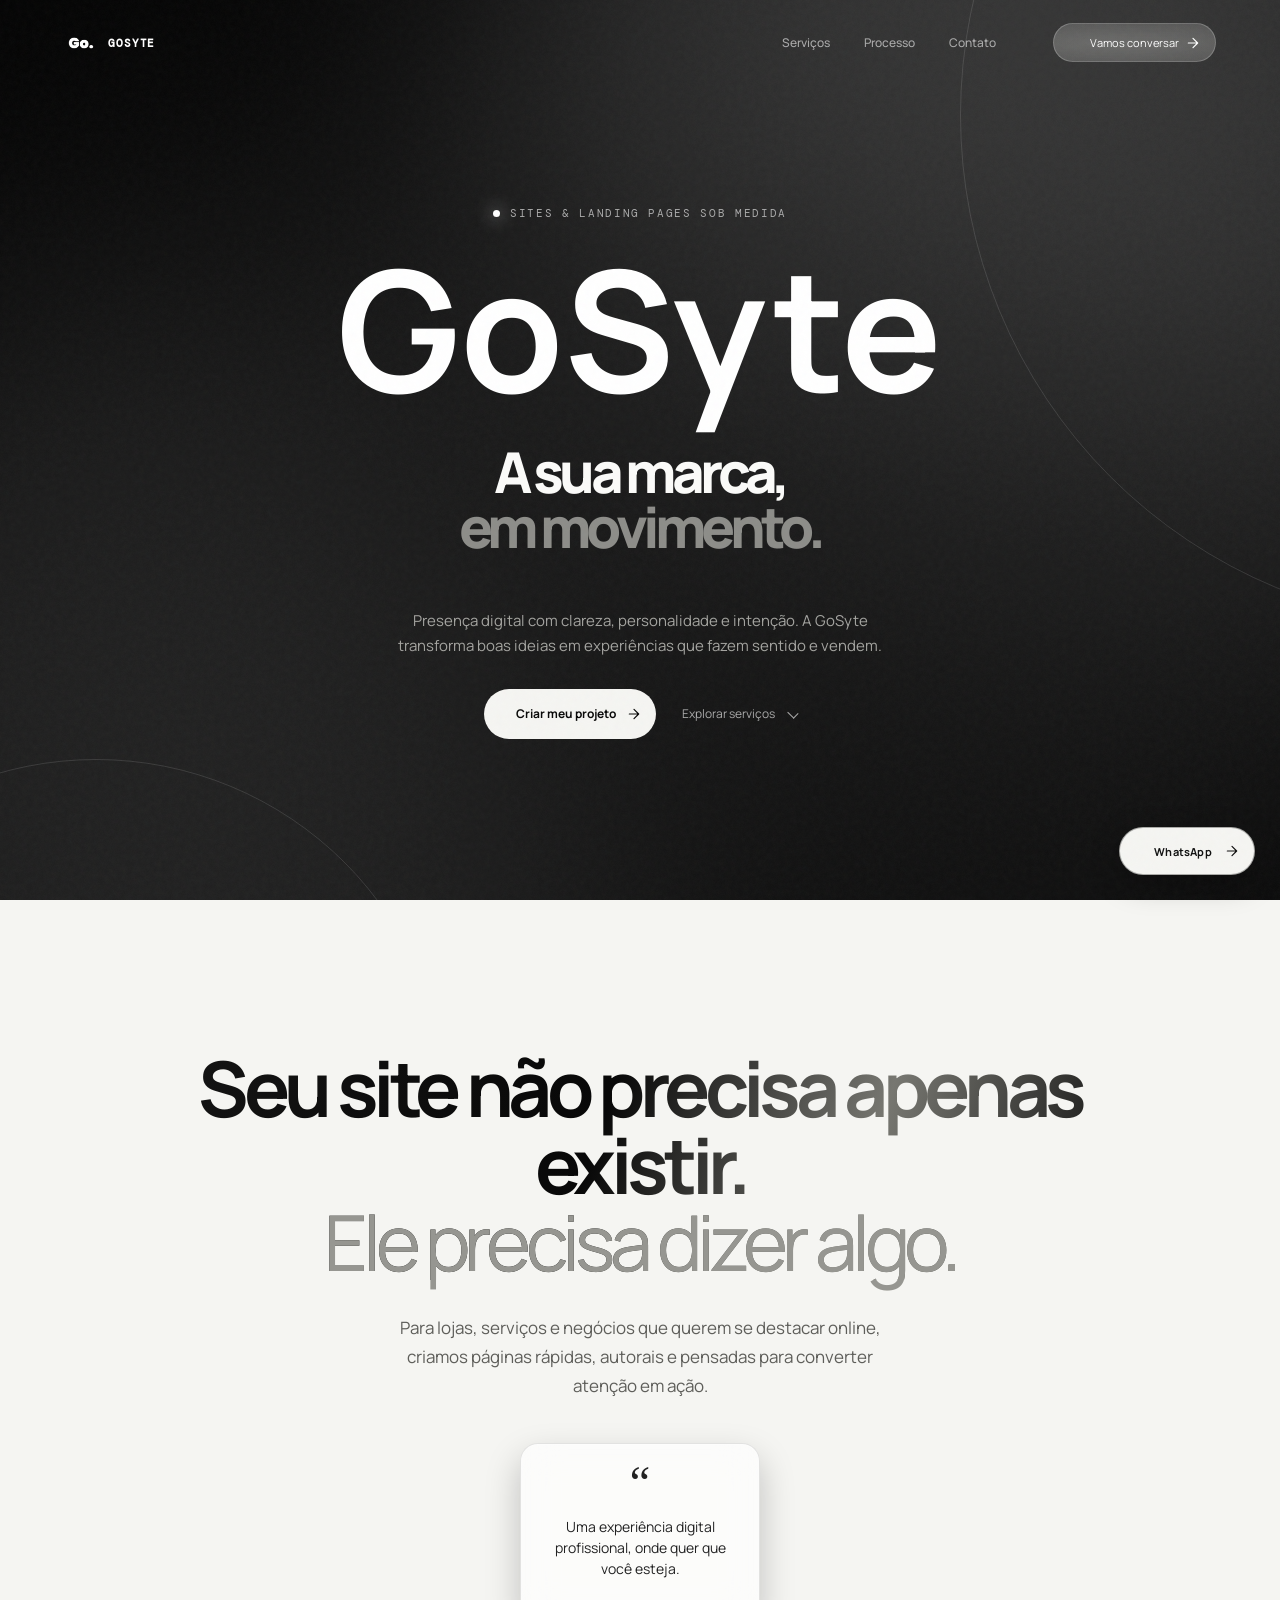
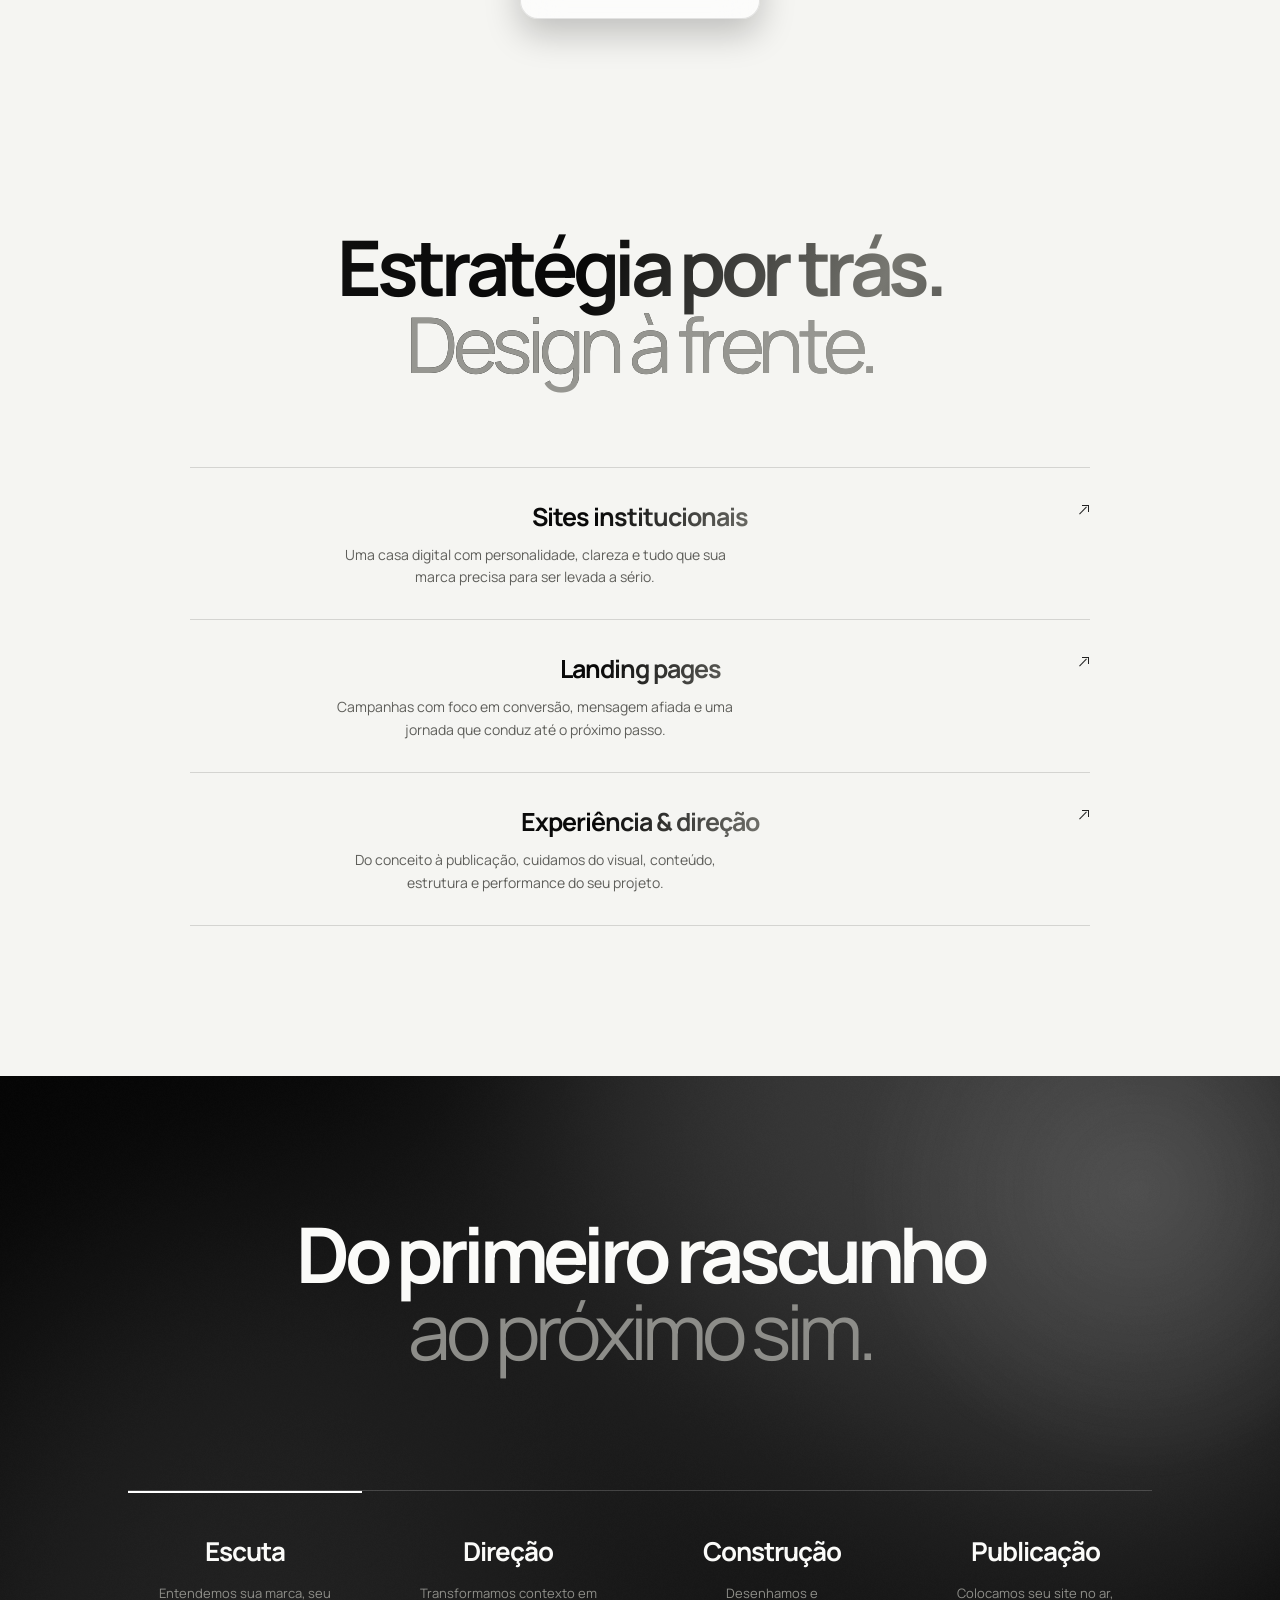
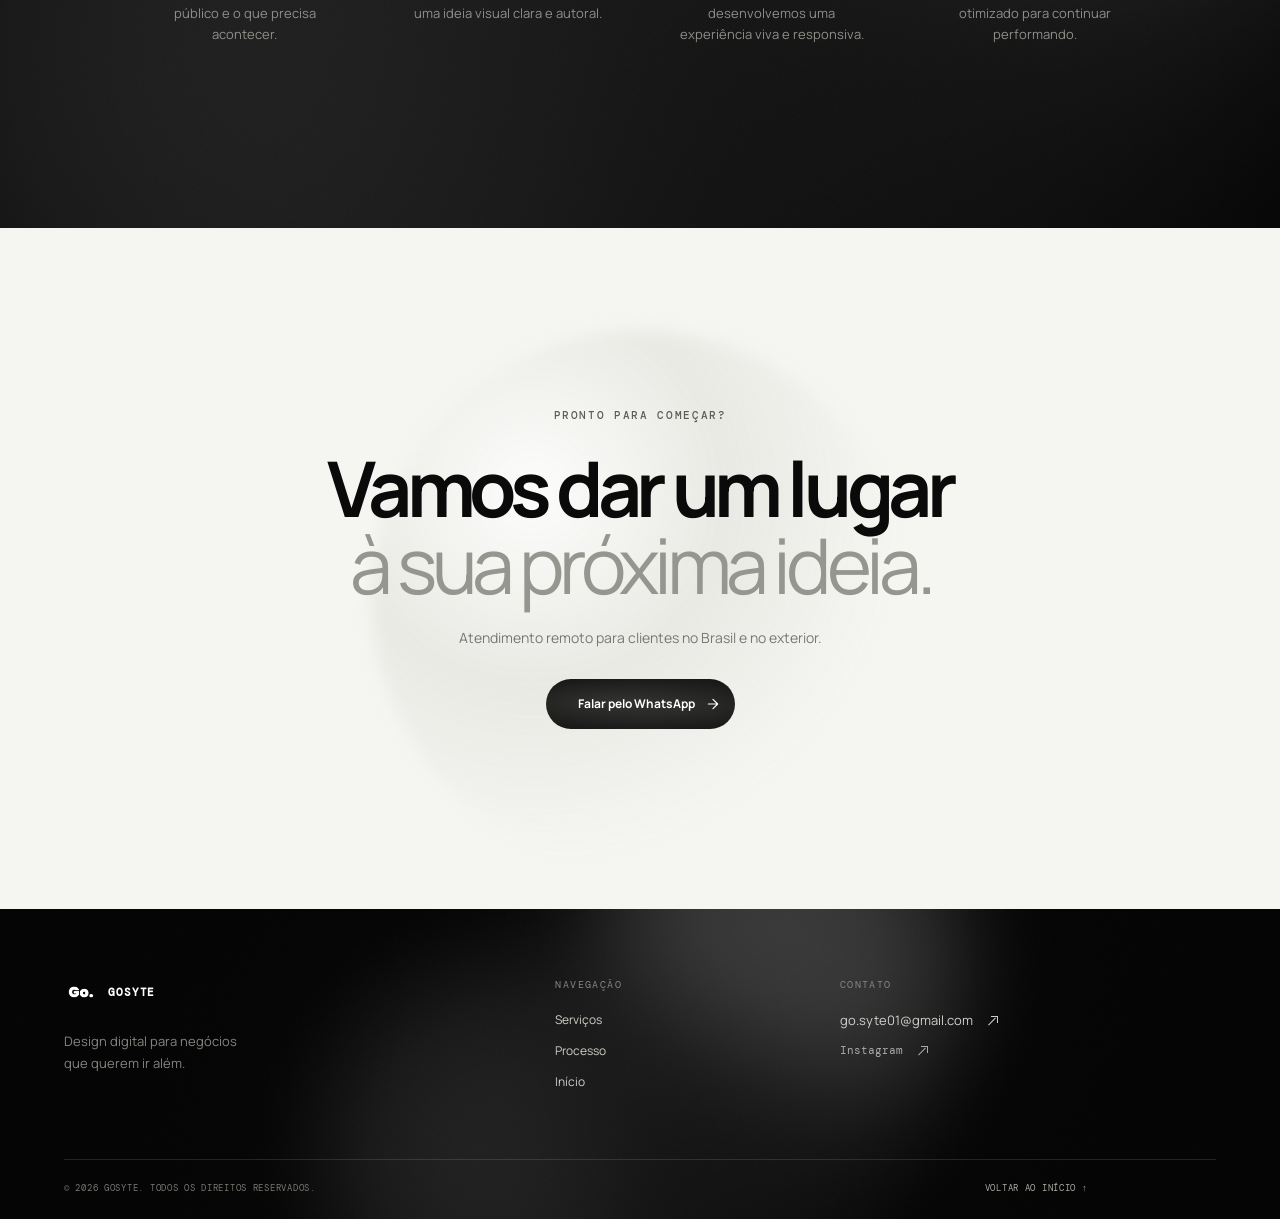
<file: index.html>
<!doctype html>
<html lang="pt-BR">
  <head>
    <meta charset="UTF-8" />
    <meta name="viewport" content="width=device-width, initial-scale=1.0" />
    <meta name="description" content="GoSyte cria sites e landing pages sob medida para marcas que querem transformar presença digital em crescimento." />
    <meta name="theme-color" content="#080808" />
    <link rel="icon" type="image/png" sizes="256x256" href="assets/gosyte-favicon.png" />
    <title>GoSyte | Sites e Landing Pages que Convertem</title>
    <link rel="preconnect" href="https://fonts.googleapis.com" />
    <link rel="preconnect" href="https://fonts.gstatic.com" crossorigin />
    <link href="https://fonts.googleapis.com/css2?family=DM+Mono:wght@400;500&family=Manrope:wght@400;500;600;700;800&display=swap" rel="stylesheet" />
    <link rel="stylesheet" href="styles.css" />
    <link rel="stylesheet" href="whatsapp.css" />
    <link rel="stylesheet" href="refinement.css" />
    <link rel="stylesheet" href="hero-footer-review.css?v=21" />
  </head>
  <body>
    <div class="grain" aria-hidden="true"></div>
    <header class="site-header" data-header>
      <a class="brand" href="#top" aria-label="GoSyte, início">
        <img class="brand-logo" src="assets/gosyte-mark-transparent.png" alt="" aria-hidden="true" />
        <span class="brand-name">GoSyte</span>
      </a>
      <nav class="nav" aria-label="Navegação principal">
        <ul class="nav-list">
          <li><a class="nav-trigger" href="#servicos">Serviços</a></li>
          <li><a class="nav-trigger" href="#processo">Processo</a></li>
          <li><a class="nav-trigger" href="#contato">Contato</a></li>
        </ul>
      </nav>
      <a class="header-cta glass-pill flow-cta flow-cta-glass" href="https://wa.me/558487733324?text=Ol%C3%A1%2C%20quero%20criar%20um%20site%20com%20a%20GoSyte." target="_blank" rel="noreferrer" aria-label="Vamos conversar pelo WhatsApp">
        <svg class="flow-cta-arrow flow-cta-arrow-in" viewBox="0 0 24 24" aria-hidden="true"><path d="M5 12h14m-7-7 7 7-7 7" /></svg>
        <span class="flow-cta-label">Vamos conversar</span>
        <span class="flow-cta-circle" aria-hidden="true"></span>
        <svg class="flow-cta-arrow flow-cta-arrow-out" viewBox="0 0 24 24" aria-hidden="true"><path d="M5 12h14m-7-7 7 7-7 7" /></svg>
      </a>
    </header>

    <main id="top">
      <section class="hero section-dark hero-combined" aria-labelledby="hero-title">
        <div class="hero-orbit orbit-one" aria-hidden="true"></div>
        <div class="hero-orbit orbit-two" aria-hidden="true"></div>
        <div class="hero-copy hero-copy-centered reveal">
          <p class="eyebrow"><span class="eyebrow-dot"></span>Sites & landing pages sob medida</p>
          <h1 id="hero-title" class="hero-heading-drawn" aria-label="GoSyte. A sua marca, em movimento.">
            <svg class="brand-draw brand-draw-main" viewBox="0 0 860 220" role="img" aria-label="GoSyte">
              <text x="430" y="176" text-anchor="middle" class="brand-draw-text brand-draw-main-text">GoSyte</text>
            </svg>
            <span>A sua marca,<br /><em>em movimento.</em></span>
          </h1>
          <p class="hero-lede">Presença digital com clareza, personalidade e intenção. A GoSyte transforma boas ideias em experiências que fazem sentido e vendem.</p>
          <div class="hero-actions">
            <a class="button button-light flow-cta flow-cta-light" href="#contato">
              <svg class="flow-cta-arrow flow-cta-arrow-in" viewBox="0 0 24 24" aria-hidden="true"><path d="M5 12h14m-7-7 7 7-7 7" /></svg>
              <span class="flow-cta-label">Criar meu projeto</span>
              <span class="flow-cta-circle" aria-hidden="true"></span>
              <svg class="flow-cta-arrow flow-cta-arrow-out" viewBox="0 0 24 24" aria-hidden="true"><path d="M5 12h14m-7-7 7 7-7 7" /></svg>
            </a>
            <a class="text-link" href="#servicos">Explorar serviços <span class="chevron-down" aria-hidden="true"></span></a>
          </div>
        </div>
      </section>

      <section class="statement section-light reveal" aria-labelledby="statement-title">
        <div class="statement-content">
          <h2 id="statement-title">Seu site não precisa apenas existir.<br /><span>Ele precisa dizer algo.</span></h2>
          <p>Para lojas, serviços e negócios que querem se destacar online, criamos páginas rápidas, autorais e pensadas para converter atenção em ação.</p>
        </div>
        <div class="statement-aside glass-card"><span class="quote-mark">“</span><p>Uma experiência digital profissional, onde quer que você esteja.</p></div>
      </section>

      <section id="servicos" class="services section-light" aria-labelledby="services-title">
        <div class="section-heading reveal">
          <h2 id="services-title">Estratégia por trás.<br /><span>Design à frente.</span></h2>
        </div>
        <div class="services-grid">
          <article class="service-item reveal"><div><h3>Sites institucionais</h3><p>Uma casa digital com personalidade, clareza e tudo que sua marca precisa para ser levada a sério.</p></div><span class="service-arrow arrow-icon" aria-hidden="true"></span></article>
          <article class="service-item reveal delay-1"><div><h3>Landing pages</h3><p>Campanhas com foco em conversão, mensagem afiada e uma jornada que conduz até o próximo passo.</p></div><span class="service-arrow arrow-icon" aria-hidden="true"></span></article>
          <article class="service-item reveal delay-2"><div><h3>Experiência & direção</h3><p>Do conceito à publicação, cuidamos do visual, conteúdo, estrutura e performance do seu projeto.</p></div><span class="service-arrow arrow-icon" aria-hidden="true"></span></article>
        </div>
      </section>

      <section id="processo" class="process section-dark" aria-labelledby="process-title">
        <div class="process-glow" aria-hidden="true"></div>
        <div class="section-heading reveal"><h2 id="process-title">Do primeiro rascunho<br /><em>ao próximo sim.</em></h2></div>
        <div class="process-track">
          <div class="process-step reveal"><h3>Escuta</h3><p>Entendemos sua marca, seu público e o que precisa acontecer.</p></div>
          <div class="process-step reveal delay-1"><h3>Direção</h3><p>Transformamos contexto em uma ideia visual clara e autoral.</p></div>
          <div class="process-step reveal delay-2"><h3>Construção</h3><p>Desenhamos e desenvolvemos uma experiência viva e responsiva.</p></div>
          <div class="process-step reveal delay-3"><h3>Publicação</h3><p>Colocamos seu site no ar, otimizado para continuar performando.</p></div>
        </div>
      </section>

      <section class="closing section-light reveal" aria-labelledby="closing-title">
        <div class="closing-orb" aria-hidden="true"></div>
        <div class="section-kicker">pronto para começar?</div>
        <h2 id="closing-title">Vamos dar um lugar<br /><span>à sua próxima ideia.</span></h2>
        <p>Atendimento remoto para clientes no Brasil e no exterior.</p>
        <a class="button button-dark flow-cta flow-cta-dark" href="https://wa.me/558487733324?text=Ol%C3%A1%2C%20quero%20conversar%20sobre%20um%20projeto%20com%20a%20GoSyte." target="_blank" rel="noreferrer">
          <svg class="flow-cta-arrow flow-cta-arrow-in" viewBox="0 0 24 24" aria-hidden="true"><path d="M5 12h14m-7-7 7 7-7 7" /></svg>
          <span class="flow-cta-label">Falar pelo WhatsApp</span>
          <span class="flow-cta-circle" aria-hidden="true"></span>
          <svg class="flow-cta-arrow flow-cta-arrow-out" viewBox="0 0 24 24" aria-hidden="true"><path d="M5 12h14m-7-7 7 7-7 7" /></svg>
        </a>
      </section>
    </main>

    <footer id="contato" class="footer section-dark">
      <div class="footer-top">
        <div class="footer-brand-block"><a class="brand brand-footer" href="#top" aria-label="GoSyte, voltar ao início"><img class="brand-logo" src="assets/gosyte-mark-transparent.png" alt="" aria-hidden="true" /><span class="brand-name">GoSyte</span></a><p>Design digital para negócios<br />que querem ir além.</p></div>
        <div class="footer-column"><h2>Navegação</h2><a href="#servicos">Serviços</a><a href="#processo">Processo</a><a href="#top">Início</a></div>
        <div class="footer-column footer-contact"><h2>Contato</h2><a class="footer-email" href="mailto:go.syte01@gmail.com">go.syte01@gmail.com <span class="arrow-icon" aria-hidden="true"></span></a><a class="footer-instagram" href="https://www.instagram.com/go.syte/" target="_blank" rel="noreferrer">Instagram <span class="arrow-icon" aria-hidden="true"></span></a></div>
      </div>
      <div class="footer-bottom"><span>© 2026 GoSyte. Todos os direitos reservados.</span><a href="#top">Voltar ao início ↑</a></div>
    </footer>
    <a class="floating-whatsapp flow-button" href="https://wa.me/558487733324?text=Ol%C3%A1%2C%20quero%20criar%20um%20site%20com%20a%20GoSyte." target="_blank" rel="noreferrer" aria-label="Falar com a GoSyte pelo WhatsApp">
      <svg class="flow-arrow flow-arrow-in" viewBox="0 0 24 24" aria-hidden="true"><path d="M5 12h14m-7-7 7 7-7 7" /></svg>
      <span class="floating-label">WhatsApp</span>
      <span class="flow-circle" aria-hidden="true"></span>
      <svg class="flow-arrow flow-arrow-out" viewBox="0 0 24 24" aria-hidden="true"><path d="M5 12h14m-7-7 7 7-7 7" /></svg>
    </a>
    <script src="script.js"></script>
    <script src="hero-footer-review.js?v=4"></script>
  </body>
</html>
</file>
<file: styles.css>
:root{--ink:#0a0a0a;--paper:#f5f5f2;--muted:#8e8e8a;--line:rgba(10,10,10,.14);--white:#fbfbf9;--glass:rgba(255,255,255,.12);--ease:cubic-bezier(.2,.8,.2,1)}
*{box-sizing:border-box}html{scroll-behavior:smooth}body{margin:0;background:var(--paper);color:var(--ink);font-family:Manrope,Arial,sans-serif;-webkit-font-smoothing:antialiased}a{color:inherit;text-decoration:none}button,a{outline-offset:4px}a:focus-visible{outline:2px solid currentColor}.grain{position:fixed;inset:0;pointer-events:none;z-index:30;opacity:.035;background-image:url("data:image/svg+xml,%3Csvg viewBox='0 0 180 180' xmlns='http://www.w3.org/2000/svg'%3E%3Cfilter id='n'%3E%3CfeTurbulence type='fractalNoise' baseFrequency='.85' numOctaves='3' stitchTiles='stitch'/%3E%3C/filter%3E%3Crect width='100%25' height='100%25' filter='url(%23n)' opacity='.8'/%3E%3C/svg%3E")}.section-dark{background:var(--ink);color:var(--white)}.section-light{background:var(--paper);color:var(--ink)}.site-header{position:fixed;top:0;left:0;right:0;z-index:20;display:flex;align-items:center;justify-content:space-between;padding:23px 5vw;color:var(--white);transition:.4s var(--ease)}.site-header.scrolled{padding-top:14px;padding-bottom:14px;background:rgba(10,10,10,.72);backdrop-filter:blur(18px);border-bottom:1px solid rgba(255,255,255,.1)}.brand{display:flex;align-items:center;gap:10px;font-weight:700}.brand-mark{font-size:29px;letter-spacing:-.12em}.brand-mark span{font-weight:400}.brand-name{font-family:'DM Mono',monospace;font-size:11px;letter-spacing:.08em;text-transform:uppercase;color:#b3b3ae}.nav{display:flex;gap:32px;margin-left:auto;margin-right:42px;font-size:12px;color:#aaa}.nav a,.footer-instagram{transition:color .25s}.nav a:hover,.footer-instagram:hover{color:white}.glass-pill{border:1px solid rgba(255,255,255,.22);background:rgba(255,255,255,.08);border-radius:999px;padding:11px 16px;font-size:11px;backdrop-filter:blur(14px);transition:.25s}.glass-pill:hover{background:rgba(255,255,255,.18);transform:translateY(-2px)}.glass-pill span,.button span{margin-left:16px;font-size:15px}.hero{min-height:100svh;position:relative;overflow:hidden;padding:180px 5vw 40px;display:grid;grid-template-columns:1fr 1fr;align-items:center}.hero-copy{position:relative;z-index:2;max-width:620px}.eyebrow,.section-kicker,.mini-label,.hero-foot{font-family:'DM Mono',monospace;text-transform:uppercase;letter-spacing:.12em;font-size:10px;color:var(--muted)}.eyebrow{display:flex;align-items:center;gap:10px;color:#aaa;margin-bottom:28px}.eyebrow-dot{display:block;width:7px;height:7px;background:#fff;border-radius:50%;box-shadow:0 0 18px #fff}.hero h1{font-size:clamp(58px,8.1vw,126px);line-height:.91;letter-spacing:-.085em;margin:0 0 32px;font-weight:700}.hero h1 em,.process h2 em{font-style:normal;color:#8d8d89;font-weight:400}.hero-lede{max-width:390px;color:#a4a4a0;font-size:15px;line-height:1.7;margin:0 0 34px}.hero-actions{display:flex;align-items:center;gap:26px}.button{display:inline-flex;align-items:center;min-height:50px;padding:0 19px;border-radius:999px;font-size:12px;font-weight:700;transition:.3s var(--ease)}.button-light{background:#f5f5f2;color:#080808}.button-light:hover{transform:translateY(-4px);box-shadow:0 14px 30px rgba(255,255,255,.12)}.button-dark{background:#080808;color:#fff}.button-dark:hover{transform:translateY(-4px);box-shadow:0 16px 35px rgba(0,0,0,.18)}.text-link{color:#aaa;font-size:12px}.text-link span{padding-left:8px}.hero-visual{justify-self:end;width:min(40vw,560px);height:min(67vw,650px);position:relative}.visual-halo{position:absolute;width:60%;height:60%;right:6%;top:15%;border-radius:50%;background:#b7b7b2;filter:blur(90px);opacity:.14}.visual-frame{position:absolute;inset:8% 10% 8% 12%;overflow:hidden;border-radius:45% 45% 4% 4% / 27% 27% 4% 4%;border:1px solid rgba(255,255,255,.18);background:#161616;box-shadow:inset 0 0 0 1px rgba(255,255,255,.06),0 30px 90px rgba(0,0,0,.5)}.visual-frame:after{content:"";position:absolute;inset:0;background:linear-gradient(145deg,rgba(255,255,255,.18),transparent 22%,transparent 65%,rgba(255,255,255,.08));pointer-events:none}.visual-frame img{width:100%;height:100%;object-fit:cover;filter:grayscale(1) contrast(1.05)}.visual-glass-note{position:absolute;right:7%;bottom:12%;z-index:2;color:#fff}.glass-card{background:rgba(255,255,255,.12);border:1px solid rgba(255,255,255,.28);backdrop-filter:blur(20px) saturate(120%);box-shadow:inset 0 1px rgba(255,255,255,.25),0 15px 35px rgba(0,0,0,.22);border-radius:18px;padding:15px 18px;font-size:11px;line-height:1.45}.glass-card strong{font-weight:700}.visual-index{position:absolute;left:7%;top:7%;font:10px 'DM Mono',monospace;color:#aaa}.orbit-one,.orbit-two{position:absolute;border:1px solid rgba(255,255,255,.12);border-radius:50%;pointer-events:none}.orbit-one{width:55vw;height:55vw;left:-20vw;bottom:-44vw}.orbit-two{width:80vw;height:80vw;right:-55vw;top:-31vw}.hero-foot{position:absolute;left:5vw;right:5vw;bottom:37px;display:flex;align-items:center;gap:16px;color:#666}.hero-foot>span:last-child{margin-left:auto}.scroll-line{height:1px;width:50px;background:#666}.statement,.services,.closing{padding:150px 10vw}.statement{display:grid;grid-template-columns:1fr 2fr;gap:7vw}.section-kicker{color:#92928d}.statement-content h2,.section-heading h2,.closing h2{font-size:clamp(43px,6vw,86px);line-height:1;letter-spacing:-.07em;margin:0;font-weight:700}.statement-content h2 span,.section-heading h2 span,.closing h2 span{color:#969691;font-weight:400}.statement-content p{max-width:500px;font-size:17px;line-height:1.7;color:#666;margin:36px 0 0}.statement-aside{align-self:end;max-width:240px;justify-self:end;padding:25px;background:rgba(255,255,255,.65);border-color:rgba(0,0,0,.1);color:#222}.quote-mark{font:46px Georgia;line-height:.6}.statement-aside p{font-size:14px;line-height:1.5}.statement-aside .mini-label{font-size:8px;color:#888}.services{padding-top:60px}.section-heading{display:grid;grid-template-columns:1fr 2fr;gap:7vw;align-items:start}.services-grid{margin:100px 0 0 25%;border-top:1px solid var(--line)}.service-item{display:grid;grid-template-columns:70px 1fr 30px;gap:28px;padding:31px 0;border-bottom:1px solid var(--line);align-items:start;transition:.35s var(--ease)}.service-item:hover{padding-left:14px;background:linear-gradient(90deg,rgba(0,0,0,.04),transparent)}.service-number,.service-arrow{font:11px 'DM Mono',monospace;color:#91918d}.service-item h3{font-size:25px;letter-spacing:-.04em;margin:0 0 10px}.service-item p{color:#777;line-height:1.6;font-size:14px;max-width:410px;margin:0}.service-arrow{justify-self:end;font-size:20px;color:#222}.process{position:relative;overflow:hidden;padding:140px 10vw 170px}.process .section-heading{position:relative;z-index:1}.process-glow{position:absolute;right:-14vw;top:-16vw;width:50vw;height:50vw;border-radius:50%;background:radial-gradient(circle,rgba(255,255,255,.12),transparent 64%);filter:blur(8px)}.process-track{position:relative;z-index:1;display:grid;grid-template-columns:repeat(4,1fr);gap:30px;margin-top:120px;border-top:1px solid rgba(255,255,255,.18)}.process-step{padding-top:22px;border-top:2px solid transparent}.process-step:first-child{border-top-color:white}.process-step span{font:10px 'DM Mono',monospace;color:#777}.process-step h3{font-size:26px;margin:47px 0 14px;letter-spacing:-.04em}.process-step p{color:#8f8f8a;font-size:13px;line-height:1.6;max-width:190px}.closing{text-align:center;position:relative;overflow:hidden;padding-top:180px;padding-bottom:180px}.closing .section-kicker,.closing h2,.closing p,.closing .button{position:relative;z-index:1}.closing h2{margin:28px auto 24px}.closing p{color:#777;font-size:14px;margin-bottom:32px}.closing-orb{position:absolute;width:42vw;height:42vw;left:29%;top:15%;border-radius:50%;background:radial-gradient(circle at 30% 30%,rgba(255,255,255,.95),rgba(218,218,211,.55) 36%,transparent 70%);filter:blur(8px);opacity:.8}.whatsapp-icon,.whatsapp-symbol{font-size:21px;line-height:0;margin-right:9px}.footer{padding:55px 5vw 25px}.footer-top{display:grid;grid-template-columns:1fr 1fr 1fr;align-items:start;padding-bottom:90px}.brand-footer{align-self:start}.footer-top p{margin:0;color:#777;font-size:13px;line-height:1.6}.footer-instagram{justify-self:end;font:12px 'DM Mono',monospace;color:#aaa}.footer-instagram span{margin-left:14px;font-size:17px}.footer-bottom{display:flex;justify-content:space-between;border-top:1px solid rgba(255,255,255,.12);padding-top:22px;color:#5d5d59;font:9px 'DM Mono',monospace;text-transform:uppercase;letter-spacing:.08em}.floating-whatsapp{position:fixed;right:25px;bottom:25px;z-index:18;width:55px;height:55px;border-radius:50%;background:#f5f5f2;color:#090909;display:flex;align-items:center;justify-content:center;box-shadow:0 10px 30px rgba(0,0,0,.28);transition:.3s var(--ease)}.floating-whatsapp:hover{width:170px;border-radius:999px}.floating-label{display:none;font-size:11px;font-weight:700;margin-left:7px}.floating-whatsapp:hover .floating-label{display:block}.whatsapp-symbol{margin:0;font-size:24px}.reveal{opacity:0;transform:translateY(30px);transition:opacity .9s var(--ease),transform .9s var(--ease)}.reveal.is-visible{opacity:1;transform:none}.delay-1{transition-delay:.12s}.delay-2{transition-delay:.2s}.delay-3{transition-delay:.28s}@media(max-width:800px){.site-header{padding:18px 20px}.site-header.scrolled{padding:12px 20px}.nav{display:none}.header-cta{padding:10px 12px;font-size:10px}.header-cta span{margin-left:7px}.hero{display:flex;flex-direction:column;align-items:stretch;min-height:auto;padding:140px 20px 36px}.hero h1{font-size:clamp(56px,16vw,92px);margin-bottom:26px}.hero-lede{font-size:14px;max-width:320px}.hero-visual{width:100%;height:105vw;max-height:500px;min-height:390px;margin-top:42px}.visual-frame{inset:4% 13% 5% 13%}.visual-glass-note{right:3%;bottom:8%}.hero-foot{position:relative;left:auto;right:auto;bottom:auto;margin-top:20px;font-size:9px}.orbit-one{width:100vw;height:100vw;left:-55vw;bottom:-60vw}.orbit-two{width:120vw;height:120vw;right:-84vw;top:15vw}.statement,.services,.closing{padding:100px 20px}.statement{display:block}.statement-content h2,.section-heading h2,.closing h2{font-size:clamp(43px,12.8vw,68px);margin-top:34px}.statement-content p{font-size:15px;margin-top:28px}.statement-aside{margin-top:54px;justify-self:auto}.section-heading{display:block}.services{padding-top:20px}.services-grid{margin:64px 0 0}.service-item{grid-template-columns:37px 1fr 20px;gap:15px;padding:26px 0}.service-item h3{font-size:21px}.service-item p{font-size:13px}.process{padding:100px 20px 110px}.process-track{grid-template-columns:1fr 1fr;gap:0 22px;margin-top:78px}.process-step{padding-bottom:30px}.process-step h3{margin-top:28px;font-size:22px}.process-step p{font-size:12px}.closing{padding-top:125px;padding-bottom:125px}.closing-orb{width:100vw;height:100vw;left:0;top:25%}.footer{padding:38px 20px 20px}.footer-top{grid-template-columns:1fr 1fr;gap:35px;padding-bottom:65px}.footer-top p{grid-column:1/-1;grid-row:2}.footer-instagram{justify-self:end}.footer-bottom{display:block;line-height:2}.footer-bottom span{display:block}.floating-whatsapp{right:18px;bottom:18px}.floating-whatsapp:hover{width:55px}.floating-label{display:none!important}}
@media(prefers-reduced-motion:reduce){html{scroll-behavior:auto}.reveal{opacity:1;transform:none;transition:none}.floating-whatsapp,.button{transition:none}}
.brand-logo{width:34px;height:34px;object-fit:contain;display:block;flex:0 0 34px}
</file>
<file: whatsapp.css>
.whatsapp-icon,.whatsapp-symbol{display:inline-flex;align-items:center;justify-content:center;line-height:0;margin-right:9px}
.whatsapp-icon svg,.whatsapp-symbol svg{display:none}
.whatsapp-icon::before,.whatsapp-symbol::before{content:"";display:block;width:25px;height:25px;background:url("assets/whatsapp-mark.svg") center/contain no-repeat}
.whatsapp-icon::before{filter:invert(1);width:18px;height:18px}
.whatsapp-symbol{margin:0}
</file>
<file: refinement.css>
/* Refinamento de legibilidade e alinhamento após revisão visual */
.eyebrow,.section-kicker,.mini-label,.hero-foot{font-size:11px;letter-spacing:.15em}
.section-kicker{color:#5d5d58;font-weight:500}
.hero-foot{color:#b6b6ae}
.scroll-line{width:58px;background:#969690}
.visual-index{display:none}
.process .section-kicker{color:#c2c2ba}
.statement-content p,.service-item p{color:#5e5e5a}
@media(max-width:800px){.eyebrow,.section-kicker,.mini-label,.hero-foot{font-size:10px}.scroll-line{width:48px}}
.arrow-icon{display:inline-block;position:relative;width:14px;height:14px;flex:0 0 14px;color:currentColor}
.arrow-icon::before{content:"";position:absolute;top:2px;right:1px;width:6px;height:6px;border-top:1px solid currentColor;border-right:1px solid currentColor}
.arrow-icon::after{content:"";position:absolute;top:7px;left:2px;width:10px;height:1px;background:currentColor;transform:rotate(-45deg);transform-origin:center}
.chevron-down{display:inline-block;width:7px;height:7px;margin-left:10px;border-right:1px solid currentColor;border-bottom:1px solid currentColor;transform:rotate(45deg) translateY(-2px)}
.glass-pill .arrow-icon,.button .arrow-icon{margin-left:16px}
.service-arrow{font-size:0!important;justify-self:end;color:#222;margin-top:1px}
.service-arrow.arrow-icon{font-size:initial!important}
.footer-instagram{display:inline-flex;align-items:center;justify-self:end;gap:12px;padding:12px 16px;border-radius:999px;background:var(--paper);color:var(--ink);font-family:Manrope,Arial,sans-serif;font-size:11px;font-weight:700;letter-spacing:0;transition:.3s var(--ease)}
.footer-instagram:hover{color:var(--ink);background:#fff;transform:translateY(-2px)}
.footer-instagram .arrow-icon{margin-left:0}
.service-item{grid-template-columns:1fr 30px}
.process-step h3{margin-top:18px}
.whatsapp-symbol svg{width:25px;height:25px}
.floating-whatsapp{width:112px;height:48px;border-radius:999px}
.floating-label{display:block;margin:0;font-size:11px;font-weight:700;letter-spacing:.02em}
.floating-whatsapp:hover{width:112px}
@media(max-width:800px){.header-cta .arrow-icon{margin-left:7px}}
@media(max-width:800px){.service-item{grid-template-columns:1fr 20px}.process-step h3{margin-top:18px}.floating-whatsapp{width:112px;height:48px}.floating-whatsapp:hover{width:112px}.floating-label{display:block!important}}
</file>
<file: hero-footer-review.css>
.section-dark { position: relative; isolation: isolate; }
.section-shader {
  position: absolute;
  inset: 0;
  z-index: 0;
  width: 100%;
  height: 100%;
  opacity: .48;
  pointer-events: none;
}

.hero-copy,
.hero-visual,
.hero-foot { z-index: 1; }

.hero-combined {
  display: flex;
  min-height: 100svh;
  align-items: center;
  justify-content: center;
  padding: 106px 5vw 72px;
  isolation: isolate;
}
.hero-copy-centered {
  display: flex;
  width: min(100%, 980px);
  max-width: 980px;
  flex-direction: column;
  align-items: center;
  text-align: center;
}
.hero-copy-centered .eyebrow { justify-content: center; margin-bottom: 16px; }
.hero-copy-centered .hero-lede { max-width: 510px; margin: 22px auto 30px; }
.hero-copy-centered .hero-actions { justify-content: center; }
.hero-combined .hero-foot { z-index: 2; }
.footer-top, .footer-bottom { position: relative; z-index: 1; }

.brand-logo { display: block; width: 34px; height: 34px; flex: 0 0 34px; object-fit: contain; }
.brand-name { color: #fff; }

.hero-combined h1 { width: 100%; font-size: clamp(40px, 4.4vw, 58px); line-height: .98; font-weight: 800; }
.hero-combined h1 em { white-space: nowrap; font-weight: 800; }

.visual-glass-note {
  min-width: 206px;
  padding: 12px 15px 14px;
}

.brand-draw {
  display: block;
  width: min(100%, 178px);
  height: 38px;
  overflow: visible;
  margin: 0 0 3px -2px;
}

.brand-draw-text {
  fill: #fff;
  stroke: none;
  font: 700 190px Manrope, Arial, sans-serif;
  letter-spacing: 0;
}

.hero-heading-drawn { display: flex; flex-direction: column; gap: 3px; }
.brand-draw-main { width: min(82vw, 760px); height: auto; min-height: 0; overflow: visible; margin: 0 auto 10px; }
.brand-draw-main-text { fill: #fff; stroke: none; }
.hero-heading-drawn > span { display: block; }
.visual-glass-note { min-width: 0; }

.brand-draw.is-ready .brand-draw-main-text {
  clip-path: inset(0 100% 0 0);
  animation: write-gosyte 3.6s cubic-bezier(.35,0,.2,1) .2s forwards;
}
.hero-copy.reveal { transition-duration: 1.25s; transition-delay: .15s; }

@keyframes write-gosyte { to { clip-path: inset(0 0 0 0); } }

.footer { padding-top: 66px; }
.footer-top {
  grid-template-columns: minmax(220px, 1.2fr) minmax(120px, .65fr) minmax(250px, 1fr);
  gap: 40px;
  padding-bottom: 68px;
}
.footer-brand-block p {
  margin: 21px 0 0;
  color: #858580;
  font-size: 13px;
  line-height: 1.7;
}
.footer-column { display: flex; flex-direction: column; align-items: flex-start; gap: 13px; }
.footer-column h2 {
  margin: 3px 0 7px;
  color: #858580;
  font: 10px 'DM Mono', monospace;
  letter-spacing: .14em;
  text-transform: uppercase;
}
.footer-column > a {
  color: #d0d0ca;
  font-size: 12px;
  line-height: 1.5;
  transition: color .2s ease;
}
.footer-column > a:hover { color: #fff; }
.footer-column .footer-email {
  display: inline-flex;
  align-items: center;
  gap: 12px;
  font-size: 13px;
}
.footer-column .footer-instagram {
  justify-self: auto;
  padding: 0;
  background: transparent;
  color: #aaa;
  font: 11px 'DM Mono', monospace;
}
.footer-column .footer-instagram:hover { background: transparent; color: #fff; transform: none; }
.footer-column .footer-instagram .arrow-icon,
.footer-column .footer-email .arrow-icon { width: 12px; height: 12px; }
.footer-bottom { align-items: center; color: #777772; font-size: 9px; }
.footer-bottom a { margin-right: 128px; color: #aaa9a3; transition: color .2s ease; }
.footer-bottom a:hover { color: #fff; }

/* Plasma mais profundo: o movimento aparece como carvão sobre o preto. */
.section-shader { opacity: .48; }

/* A mesma luz atravessa superfícies escuras e a tipografia preta. */
.button-dark,
.header-cta {
  background-size: 230% 230%, 190% 190%, auto;
  background-position: 8% 45%, 92% 55%, 0 0;
  background-repeat: no-repeat;
  animation: plasma-surface 8.5s ease-in-out infinite alternate;
}
.button-dark {
  background-color: #080808;
  background-image:
    radial-gradient(ellipse at 20% 45%, rgba(190,190,182,.18), transparent 48%),
    radial-gradient(ellipse at 82% 58%, rgba(130,130,124,.14), transparent 52%);
}
.header-cta {
  background-image:
    radial-gradient(ellipse at 18% 48%, rgba(205,205,198,.17), transparent 48%),
    radial-gradient(ellipse at 83% 54%, rgba(140,140,134,.12), transparent 52%),
    linear-gradient(rgba(255,255,255,.08),rgba(255,255,255,.08));
}
.section-light .statement-content h2,
.section-light .section-heading h2,
.section-light .closing h2,
.section-light .service-item h3 {
  background-image: linear-gradient(108deg, #080808 0%, #080808 30%, #5e5e59 43%, #141414 56%, #080808 76%, #777771 88%, #080808 100%);
  background-size: 240% 100%;
  background-position: 100% 50%;
  background-clip: text;
  -webkit-background-clip: text;
  -webkit-text-fill-color: transparent;
  animation: plasma-ink 7.5s ease-in-out infinite alternate;
}
.section-light .statement-content h2 span,
.section-light .section-heading h2 span,
.section-light .closing h2 span {
  -webkit-text-fill-color: #969691;
}
@keyframes plasma-surface {
  from { background-position: 0% 45%, 100% 55%, 0 0; }
  to { background-position: 100% 55%, 0% 45%, 0 0; }
}
@keyframes plasma-ink {
  from { background-position: 100% 50%; }
  to { background-position: 0% 50%; }
}

@media (max-width: 800px) {
  .section-shader { opacity: .38; }
  .hero-combined { min-height: 100svh; padding: 112px 20px 84px; }
  .hero-copy-centered { width: 100%; }
  .hero-combined h1 { font-size: clamp(38px, 10vw, 54px); }
  .brand-draw-main { width: min(90vw, 620px); margin-bottom: 14px; }
  .hero-copy-centered .hero-lede { max-width: 350px; margin: 18px auto 26px; }
  .hero-copy-centered .hero-actions { flex-wrap: wrap; gap: 18px; }
  .footer { padding: 45px 20px 22px; }
  .footer-top {
    grid-template-columns: minmax(0, 1fr) minmax(0, 1fr);
    gap: 38px 20px;
    padding-bottom: 44px;
  }
  .footer-brand-block { grid-column: 1 / -1; }
  .footer-brand-block p { margin-top: 13px; }
  .footer-contact { grid-column: 1 / -1; }
  .footer-bottom { display: flex; flex-wrap: wrap; gap: 10px 20px; line-height: 1.6; }
}

@media (prefers-reduced-motion: reduce) {
  .button-dark, .header-cta,
  .section-light .statement-content h2,
  .section-light .section-heading h2,
  .section-light .closing h2,
  .section-light .service-item h3 { animation: none; }
}

/* Remove o apoio em micro-rótulos e dá protagonismo central ao conteúdo. */
.statement {
  display: flex;
  flex-direction: column;
  align-items: center;
  gap: 42px;
  text-align: center;
}
.statement-content { width: min(100%, 940px); }
.statement-content h2 { margin-inline: auto; }
.statement-content p { margin: 34px auto 0; }
.statement-aside {
  align-self: center;
  justify-self: center;
  width: min(100%, 340px);
  text-align: center;
}
.services .section-heading,
.process .section-heading {
  display: block;
  text-align: center;
}
.services .section-heading h2,
.process .section-heading h2 { margin-inline: auto; }
.services-grid {
  width: min(100%, 900px);
  margin: 84px auto 0;
}
.service-item {
  position: relative;
  display: block;
  padding: 31px 56px;
  text-align: center;
}
.service-item > div { max-width: 620px; margin-inline: auto; }
.service-item:hover { padding-left: 56px; }
.service-arrow { position: absolute; top: 34px; right: 0; }
.process-track { max-width: 1100px; margin-inline: auto; }
.process-step { text-align: center; }
.process-step p { margin-inline: auto; }

@media (max-width: 800px) {
  .statement { gap: 34px; }
  .statement-content p { margin-top: 26px; }
  .services-grid { margin-top: 64px; }
  .service-item { padding: 26px 32px; }
  .service-item:hover { padding-left: 32px; }
  .service-arrow { top: 28px; right: 0; }
  .process-track { margin-top: 78px; }
}

@media (prefers-reduced-motion: reduce) {
  .brand-draw.is-ready .brand-draw-main-text { animation: none; clip-path: none; }
}

/* Flow Button aplicado somente ao contato flutuante do WhatsApp. */
.floating-whatsapp.flow-button {
  isolation: isolate;
  overflow: hidden;
  width: 136px;
  height: 48px;
  border: 1px solid rgba(10, 10, 10, .32);
  border-radius: 999px;
  background: #f5f5f2;
  color: #111;
  box-shadow: 0 10px 30px rgba(0, 0, 0, .28);
  transition: border-radius 600ms cubic-bezier(.23, 1, .32, 1),
    border-color 600ms cubic-bezier(.23, 1, .32, 1),
    color 600ms cubic-bezier(.23, 1, .32, 1),
    transform 250ms ease;
}
.floating-whatsapp.flow-button:hover {
  width: 136px;
  border-color: transparent;
  border-radius: 12px;
  color: #fff;
  transform: none;
}
.floating-whatsapp.flow-button:active { transform: scale(.95); }
.floating-whatsapp.flow-button:focus-visible {
  outline: 2px solid currentColor;
  outline-offset: 4px;
}
.floating-whatsapp.flow-button .floating-label {
  position: relative;
  z-index: 1;
  display: block;
  margin: 0;
  font-size: 11px;
  font-weight: 700;
  letter-spacing: .02em;
  transform: translateX(-4px);
  transition: transform 500ms ease-out;
}
.floating-whatsapp.flow-button:hover .floating-label { transform: translateX(4px); }
.flow-arrow {
  position: absolute;
  z-index: 2;
  width: 16px;
  height: 16px;
  fill: none;
  stroke: currentColor;
  stroke-width: 1.8;
  stroke-linecap: round;
  stroke-linejoin: round;
  transition: left 650ms cubic-bezier(.34, 1.56, .64, 1),
    right 650ms cubic-bezier(.34, 1.56, .64, 1),
    opacity 250ms ease;
}
.flow-arrow-in { left: -25%; opacity: 0; }
.flow-arrow-out { right: 14px; }
.floating-whatsapp.flow-button:hover .flow-arrow-in { left: 13px; opacity: 1; }
.floating-whatsapp.flow-button:hover .flow-arrow-out { right: -25%; opacity: 0; }
.flow-circle {
  position: absolute;
  z-index: 0;
  top: 50%;
  left: 50%;
  width: 16px;
  height: 16px;
  border-radius: 50%;
  background: #111;
  opacity: 0;
  transform: translate(-50%, -50%);
  transition: width 700ms cubic-bezier(.19, 1, .22, 1),
    height 700ms cubic-bezier(.19, 1, .22, 1), opacity 250ms ease;
}
.floating-whatsapp.flow-button:hover .flow-circle {
  width: 220px;
  height: 220px;
  opacity: 1;
}
@media (max-width: 800px) {
  .floating-whatsapp.flow-button,
  .floating-whatsapp.flow-button:hover { width: 136px; height: 48px; }
}
@media (prefers-reduced-motion: reduce) {
  .floating-whatsapp.flow-button,
  .floating-whatsapp.flow-button .floating-label,
  .floating-whatsapp.flow-button .flow-arrow,
  .floating-whatsapp.flow-button .flow-circle { transition: none; }
}

/* O mesmo gesto Flow Button nos três CTAs destacados da página. */
.flow-cta {
  position: relative;
  isolation: isolate;
  overflow: hidden;
  padding-inline: 36px;
  white-space: nowrap;
  transition: border-radius 600ms cubic-bezier(.23, 1, .32, 1),
    border-color 600ms cubic-bezier(.23, 1, .32, 1),
    color 600ms cubic-bezier(.23, 1, .32, 1),
    transform 250ms ease;
}
.flow-cta:hover,
.flow-cta:focus-visible {
  border-radius: 12px;
  transform: none;
}
.flow-cta:active { transform: scale(.97); }
.flow-cta .flow-cta-label {
  position: relative;
  z-index: 1;
  margin: 0;
  font-size: inherit;
  white-space: nowrap;
  transform: translateX(-4px);
  transition: transform 600ms cubic-bezier(.23, 1, .32, 1);
}
.flow-cta:hover .flow-cta-label,
.flow-cta:focus-visible .flow-cta-label { transform: translateX(4px); }
.flow-cta-arrow {
  position: absolute;
  z-index: 2;
  top: 50%;
  width: 16px;
  height: 16px;
  transform: translateY(-50%);
  fill: none;
  stroke: currentColor;
  stroke-width: 1.8;
  stroke-linecap: round;
  stroke-linejoin: round;
  transition: left 650ms cubic-bezier(.34, 1.56, .64, 1),
    right 650ms cubic-bezier(.34, 1.56, .64, 1),
    opacity 250ms ease;
}
.flow-cta-arrow-in { left: -25%; opacity: 0; }
.flow-cta-arrow-out { right: 14px; }
.flow-cta:hover .flow-cta-arrow-in,
.flow-cta:focus-visible .flow-cta-arrow-in { left: 14px; opacity: 1; }
.flow-cta:hover .flow-cta-arrow-out,
.flow-cta:focus-visible .flow-cta-arrow-out { right: -25%; opacity: 0; }
.flow-cta-circle {
  position: absolute;
  z-index: 0;
  top: 50%;
  left: 50%;
  width: 16px;
  height: 16px;
  border-radius: 50%;
  opacity: 0;
  transform: translate(-50%, -50%);
  transition: width 700ms cubic-bezier(.19, 1, .22, 1),
    height 700ms cubic-bezier(.19, 1, .22, 1), opacity 250ms ease;
}
.flow-cta .flow-cta-circle { margin: 0; font-size: inherit; }
.flow-cta:hover .flow-cta-circle,
.flow-cta:focus-visible .flow-cta-circle { width: 280px; height: 280px; opacity: 1; }
.flow-cta-light { color: #080808; }
.flow-cta-light .flow-cta-circle { background: #111; }
.flow-cta-light:hover,
.flow-cta-light:focus-visible { color: #fff; }
.flow-cta-glass { color: #fff; }
.flow-cta-glass .flow-cta-circle { background: #f5f5f2; }
.flow-cta-glass:hover,
.flow-cta-glass:focus-visible { color: #111; border-color: transparent; }
.flow-cta-dark { color: #fff; }
.flow-cta-dark .flow-cta-circle { background: #f5f5f2; }
.flow-cta-dark:hover,
.flow-cta-dark:focus-visible { color: #111; }
@media (max-width: 800px) {
  .flow-cta:hover,
  .flow-cta:focus-visible { transform: none; }
}
@media (prefers-reduced-motion: reduce) {
  .flow-cta,
  .flow-cta .flow-cta-label,
  .flow-cta .flow-cta-arrow,
  .flow-cta .flow-cta-circle { transition: none; }
}

/* NavigationMenu do shadcn adaptado aos links existentes do cabeçalho. */
.nav-list {
  display: flex;
  align-items: center;
  gap: 4px;
  margin: 0;
  padding: 0;
  list-style: none;
}
.nav-trigger {
  display: inline-flex;
  width: max-content;
  min-height: 36px;
  align-items: center;
  justify-content: center;
  padding: 0 14px;
  border: 1px solid transparent;
  border-radius: 8px;
  color: #aaa;
  font-size: 12px;
  font-weight: 500;
  transition: color 250ms ease, background-color 250ms ease, border-color 250ms ease;
}
.nav-trigger:hover,
.nav-trigger:focus-visible {
  border-color: rgba(255, 255, 255, .12);
  background: rgba(255, 255, 255, .1);
  color: #fff;
}
.nav-trigger:focus-visible {
  outline: 2px solid rgba(245, 245, 242, .85);
  outline-offset: 2px;
}
@media (prefers-reduced-motion: reduce) {
  .nav-trigger { transition: none; }
}
</file>
